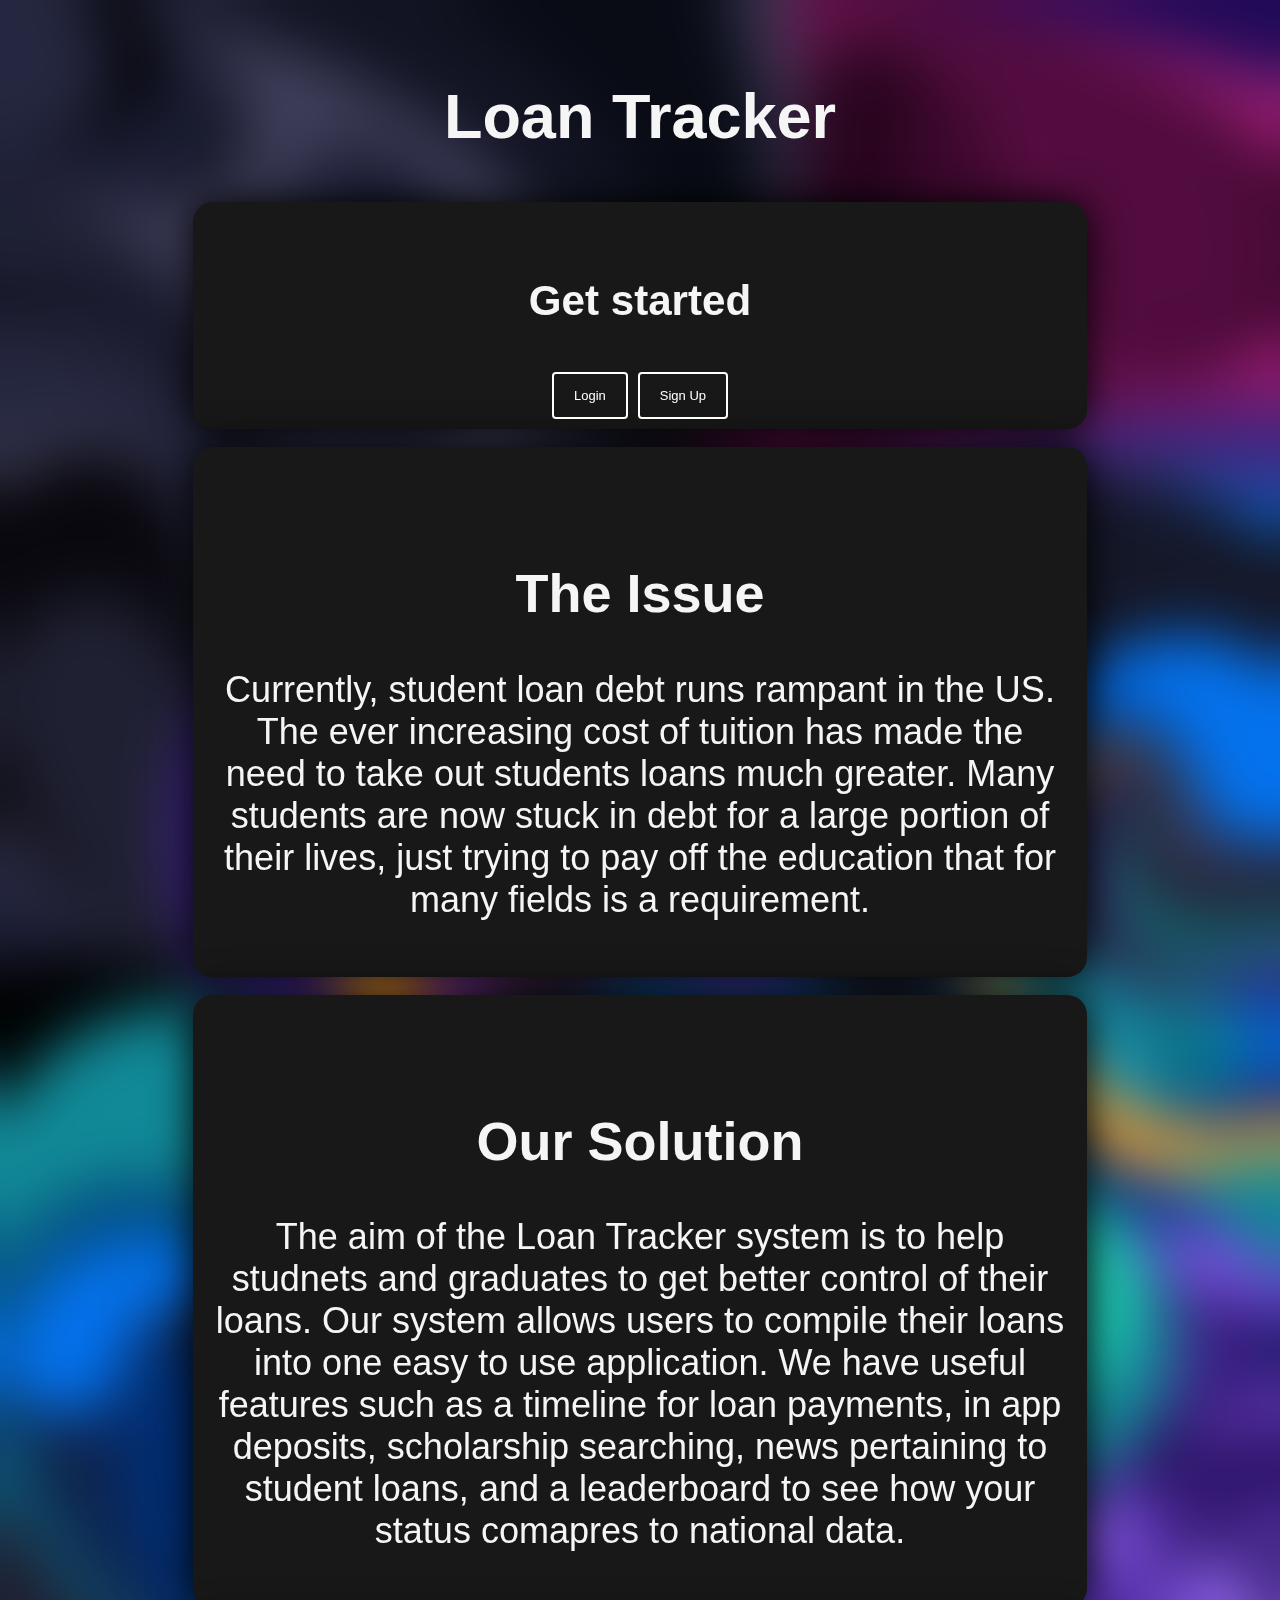
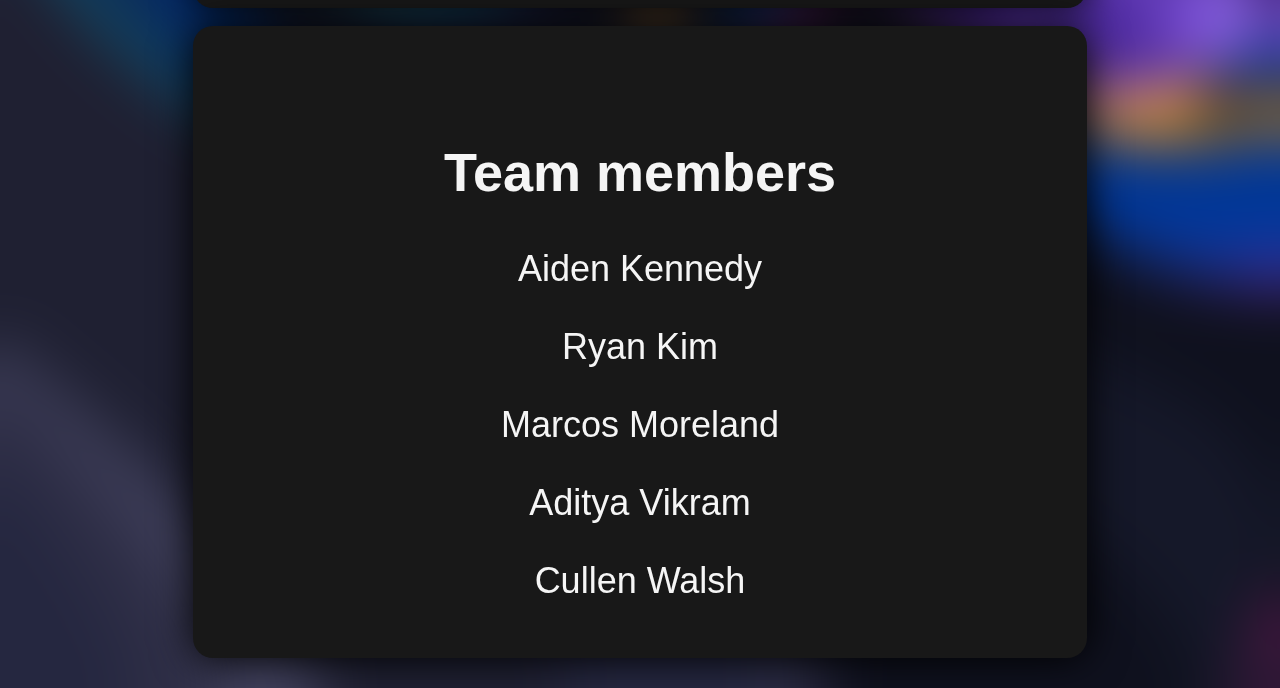
<file: index.html>
<html>
    <head>
        <title>Loan Tracker</title>
        <link rel="stylesheet" href="styles.css">
    </head>
    <body class="home">
        <div>
            <div class="header">
                <h2 class="title">Loan Tracker</h2>
            </div>
            <div class="content">
                <div class="home-container">
                    <h3 class="floating-item">Get started</h3>
                    <a class="button" href="sign_in.html">Login</a>
                    <a class="button" href="sign_up.html">Sign Up</a>
                </div>
            </div>
            <p></p>
            <div class="content">
                <div class="home-container">
                    <h2>The Issue</h2>
                    <p>Currently, student loan debt runs rampant in the US. The ever increasing cost of tuition has made the need to take out students loans much greater. Many students are now stuck in debt for a large portion of their lives, just trying to pay off the education that for many fields is a requirement.</p>
                </div>
            </div>
            <p></p>
            <div class="content">
                <div class="home-container">
                    <h2>Our Solution</h2>
                    <p>The aim of the Loan Tracker system is to help studnets and graduates to get better control of their loans. Our system allows users to compile their loans into one easy to use application. We have useful features such as a timeline for loan payments, in app deposits, scholarship searching, news pertaining to student loans, and a leaderboard to see how your status comapres to national data.</p>
                </div>
            </div>
            <p></p>
            <div class="content">
                <div class="home-container">
                    <h2>Team members</h2>
                    <p>Aiden Kennedy</p>
                    <p>Ryan Kim</p>
                    <p>Marcos Moreland</p>
                    <p>Aditya Vikram</p>
                    <p>Cullen Walsh</p>
                    </ul>
                </div>
            </div>
        </div>
    </body>
</html>
</file>
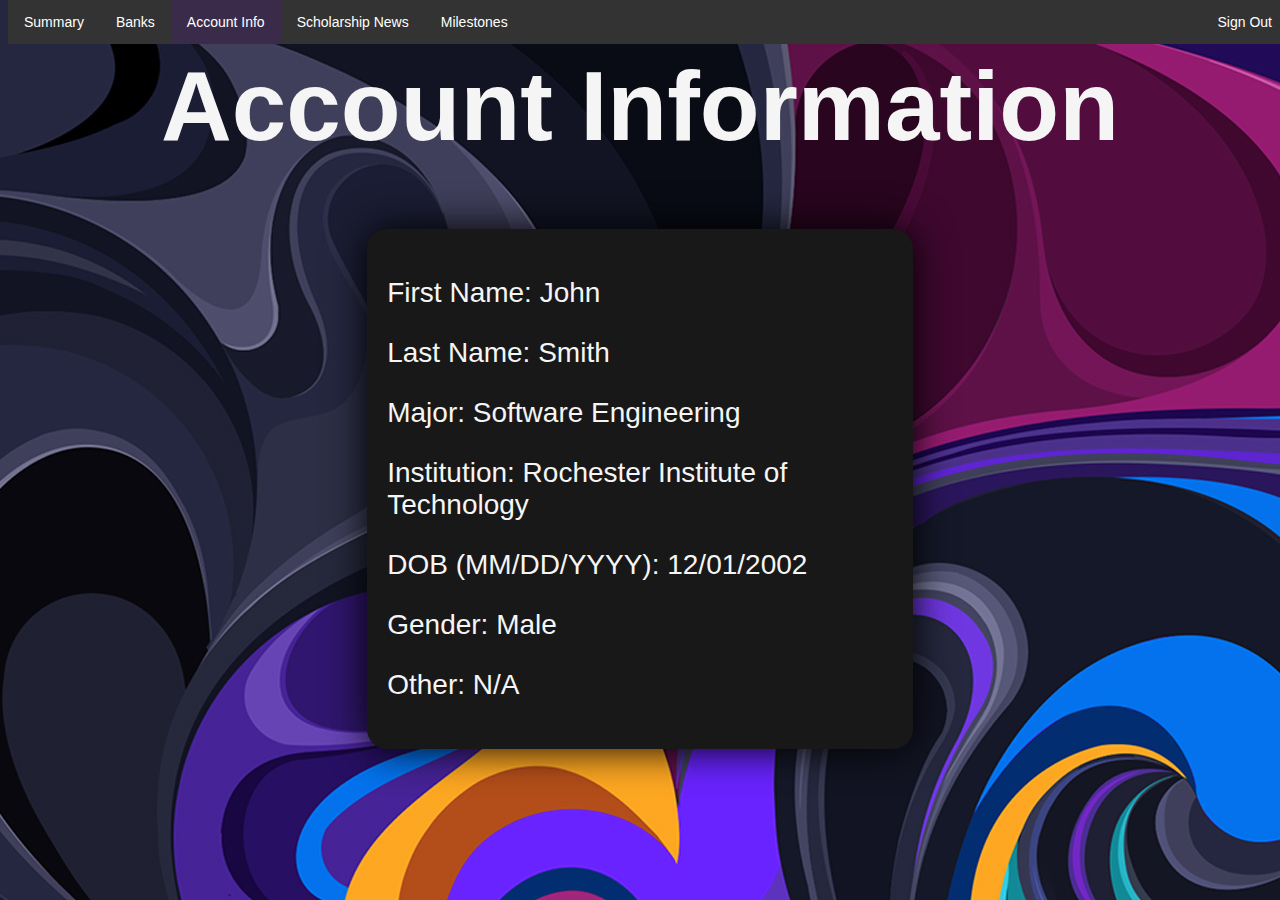
<file: account_info.html>
<html>
    <head>
        <link rel="stylesheet" href="styles.css">
    </head>
    <!-- Nav Bar -->
    <ul class=navbar>
        <li><a href="summary.html">Summary</a></li>
        <li><a href="banks.html">Banks</a></li>
        <li><a class=active href="account_info.html">Account Info</a></li>
        <li><a  href="scholarships.html">Scholarship News</a></li>
        <li><a href="milestones.html">Milestones</a></li>
        <li style="float:right"><a href="index.html">Sign Out</a></li>
    </ul>
    <div class=title>
        <h1>Account Information</h1>
    </div>
    <div class=container style="text-align: left; max-width: none; width: 40%;">
        <p>First Name: John</p>
        <p>Last Name: Smith</p>
        <p>Major: Software Engineering</p>
        <p>Institution: Rochester Institute of Technology</p>
        <p>DOB (MM/DD/YYYY): 12/01/2002</p>
        <p>Gender: Male</p>
        <p>Other: N/A</p>
    </div>
</html>
</file>
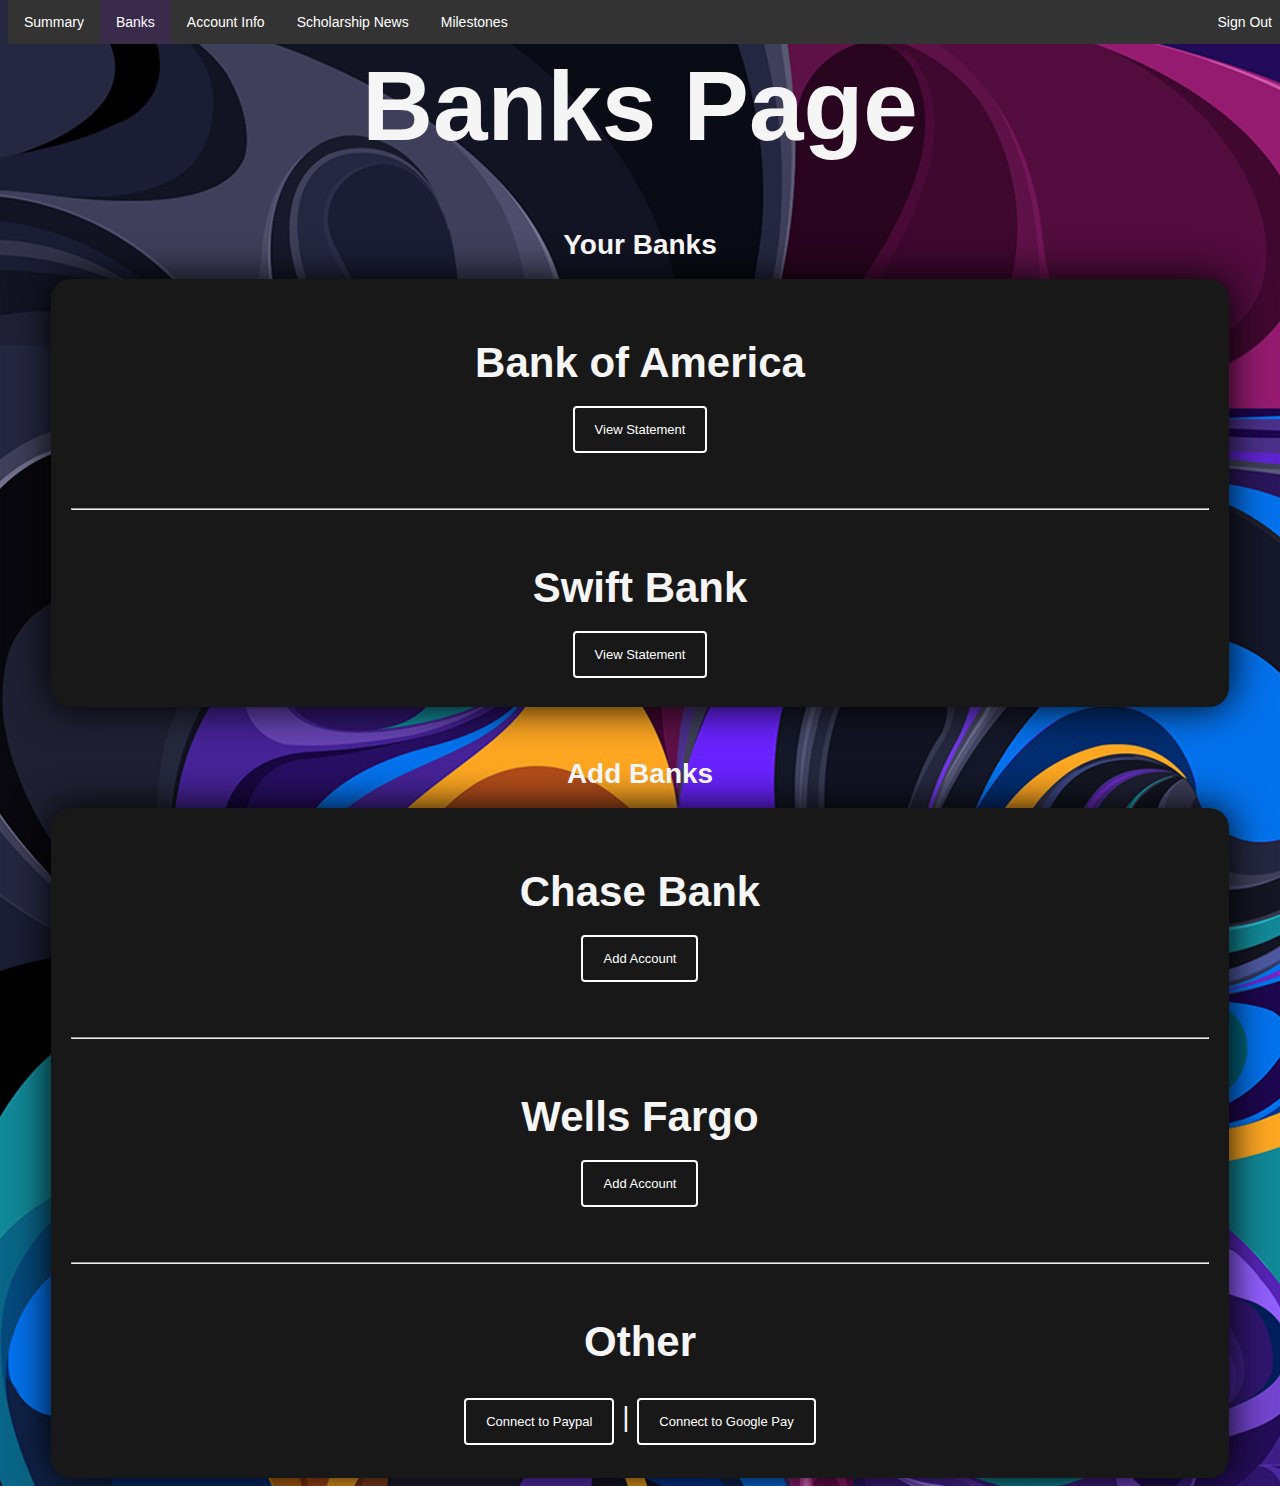
<file: banks.html>
<html>
    <head>
        <link rel="stylesheet" href="styles.css">
    </head>
    <!-- Nav Bar -->
    <ul class=navbar>
        <li><a href="summary.html">Summary</a></li>
        <li><a class=active href="banks.html">Banks</a></li>
        <li><a href="account_info.html">Account Info</a></li>
        <li><a  href="scholarships.html">Scholarship News</a></li>
        <li><a href="milestones.html">Milestones</a></li>
        <li style="float:right"><a href="index.html">Sign Out</a></li>
    </ul>
    <div class=title>
        <h1>Banks Page</h1>
    </div>
    <h1 style="text-align: center;">Your Banks</h1>
    <div class=breakdown>
        <div class=bank>
            <h2>Bank of America</h2>
            <a class="button" href='banks/statement1.html'>View Statement</a>
        </div><br>
        <hr>
        <div class=bank>
            <h2>Swift Bank</h2>
            <a class="button" href='banks/statement2.html'>View Statement</a>
        </div>
    </div><br><br>
    <h1 style="text-align: center;">Add Banks</h1>
    <div class="breakdown">
        <div class=bank>
            <h2>Chase Bank</h2>
            <a class="button" href="https://www.chase.com/">Add Account</a>
        </div><br><hr>
        <div class=bank>
            <h2>Wells Fargo</h2>
            <a class="button" href="https://www.wellsfargo.com/">Add Account</a>
        </div><br><hr>
        <div class=bank>
            <h2>Other</h2>
            <a class="button" href="https://paypal.com">Connect to Paypal</a> | <a class="button" href="https://google.com/pay">Connect to Google Pay</a>
        </div>
        
    </div> 
</html>
</file>
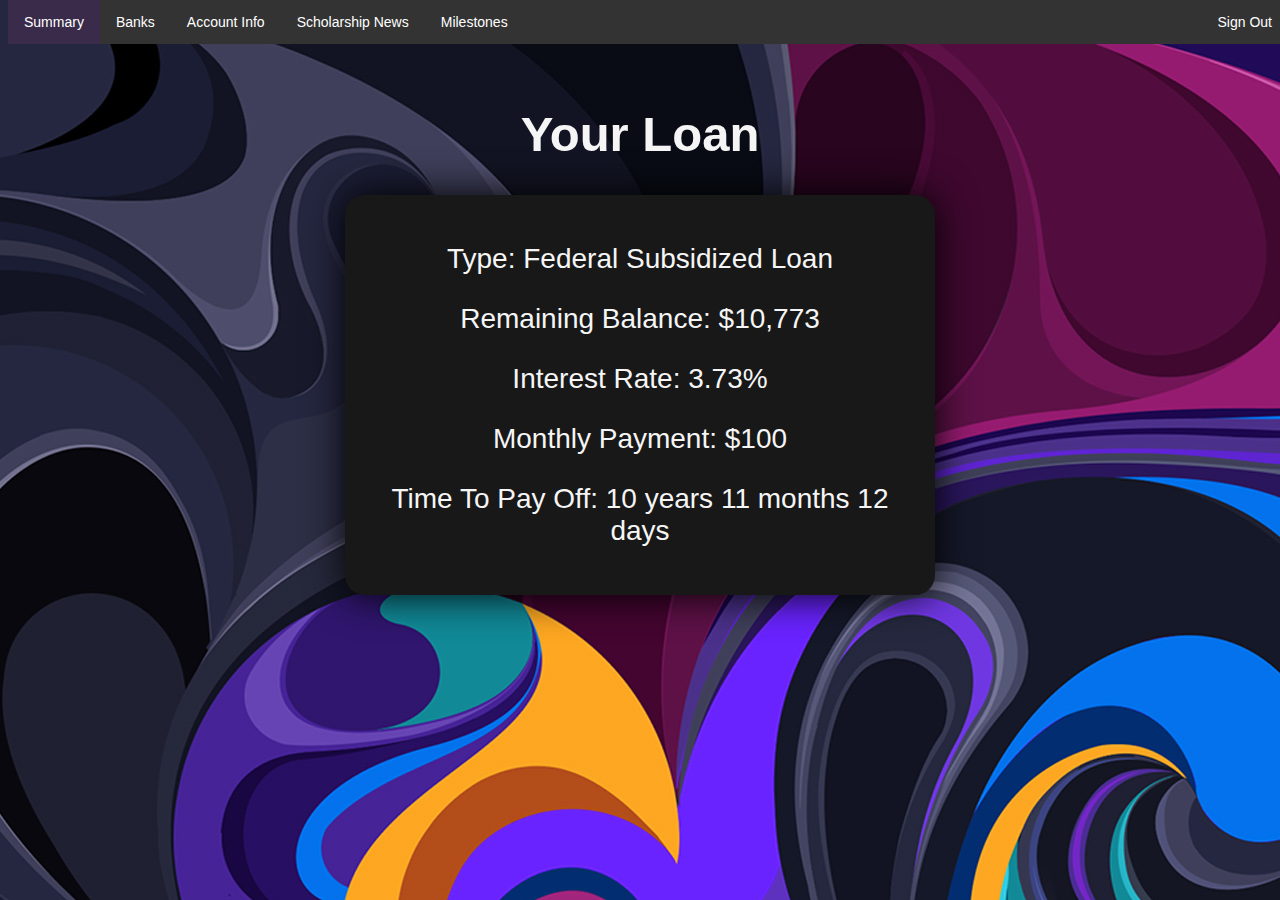
<file: loan1.html>
<html>
    <head>
        <link rel="stylesheet" href="styles.css">
    </head>
    <!-- Nav Bar -->
    <ul class=navbar>
        <li><a class=active href="summary.html">Summary</a></li>
        <li><a href="banks.html">Banks</a></li>
        <li><a href="account_info.html">Account Info</a></li>
        <li><a href="scholarships.html">Scholarship News</a></li>
        <li><a href="milestones.html">Milestones</a></li>
        <li style="float:right"><a href="index.html">Sign Out</a></li>
    </ul>
    <h1 class=loan_header>Your Loan</h1>
    <div class=container>
        <p>Type: Federal Subsidized Loan</p>
        <p>Remaining Balance: $10,773</p>
        <p>Interest Rate: 3.73%</p>
        <p>Monthly Payment: $100</p>
        <p>Time To Pay Off: 10 years 11 months 12 days</p>
    </div>
</html>
</file>
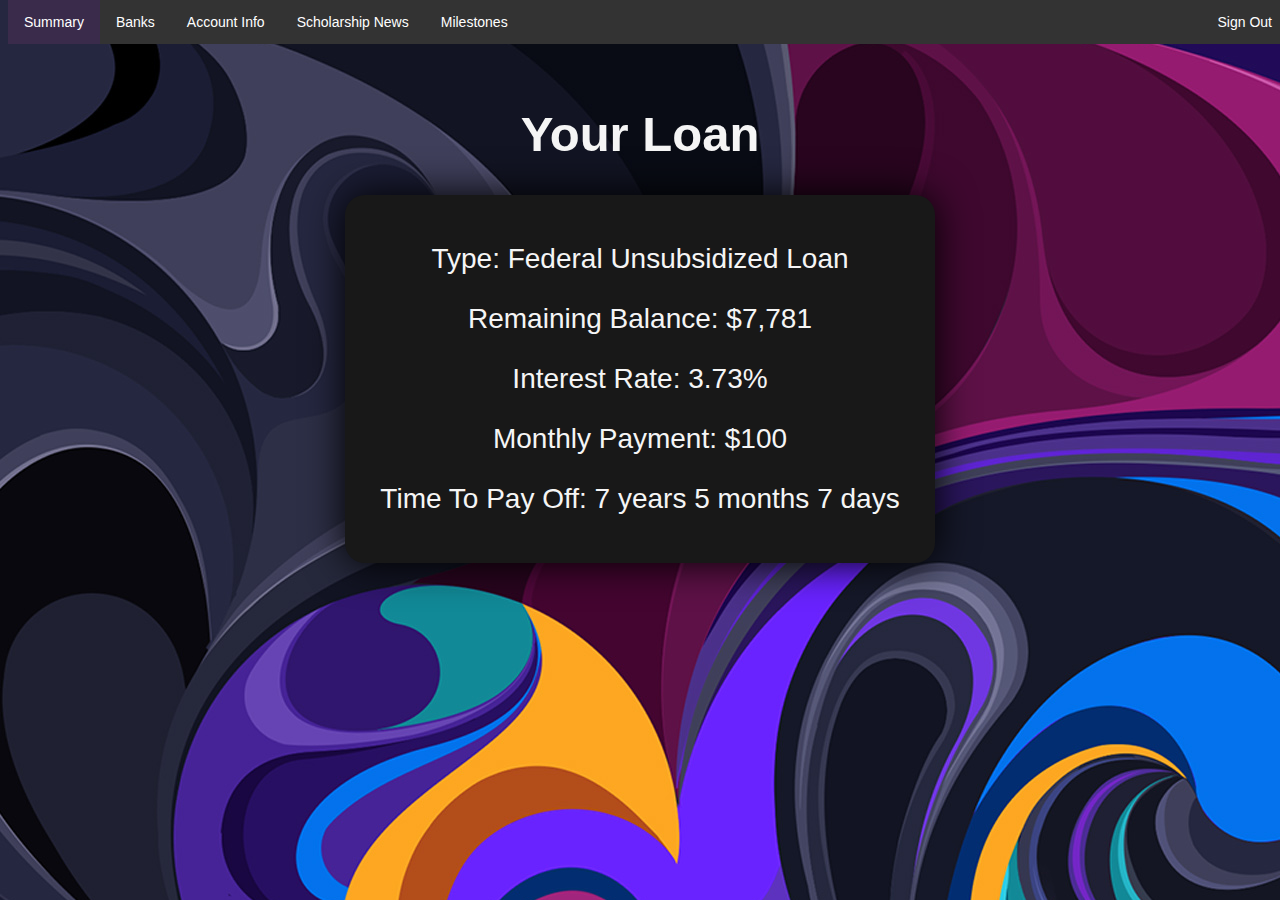
<file: loan2.html>
<html>
    <head>
        <link rel="stylesheet" href="styles.css">
    </head>
    <!-- Nav Bar -->
    <ul class=navbar>
        <li><a class=active href="summary.html">Summary</a></li>
        <li><a href="banks.html">Banks</a></li>
        <li><a href="account_info.html">Account Info</a></li>
        <li><a href="scholarships.html">Scholarship News</a></li>
        <li><a href="milestones.html">Milestones</a></li>
        <li style="float:right"><a href="index.html">Sign Out</a></li>
    </ul>
    <h1 class=loan_header>Your Loan</h1>
    <div class=container>
        <p>Type: Federal Unsubsidized Loan</p>
        <p>Remaining Balance: $7,781</p>
        <p>Interest Rate: 3.73%</p>
        <p>Monthly Payment: $100</p>
        <p>Time To Pay Off: 7 years 5 months 7 days</p>
    </div>
</html>
</file>
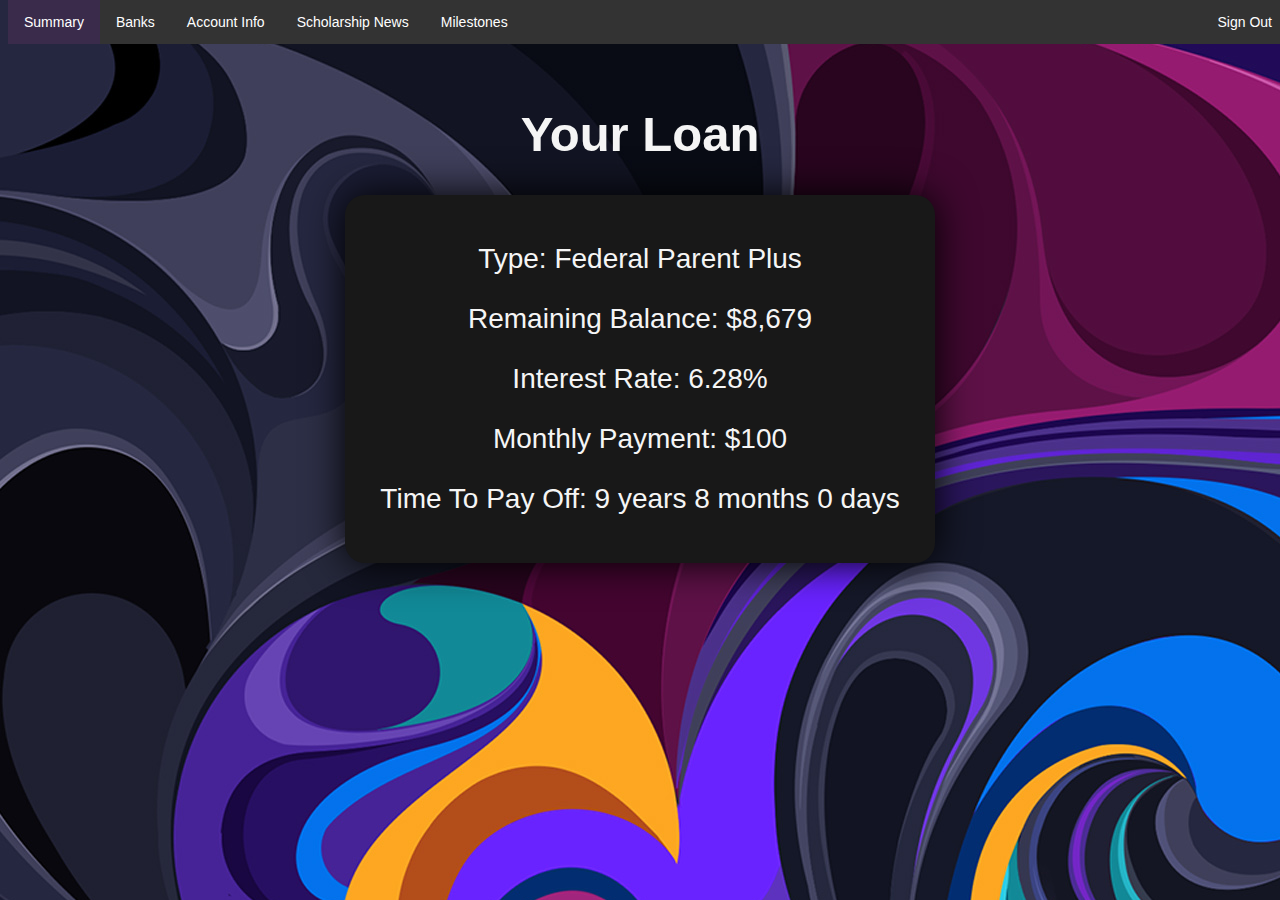
<file: loan3.html>
<html>
    <head>
        <link rel="stylesheet" href="styles.css">
    </head>
    <!-- Nav Bar -->
    <ul class=navbar>
        <li><a class=active href="summary.html">Summary</a></li>
        <li><a href="banks.html">Banks</a></li>
        <li><a href="account_info.html">Account Info</a></li>
        <li><a href="scholarships.html">Scholarship News</a></li>
        <li><a href="milestones.html">Milestones</a></li>
        <li style="float:right"><a href="index.html">Sign Out</a></li>
    </ul>
    <h1 class=loan_header>Your Loan</h1>
    <div class=container>
        <p>Type: Federal Parent Plus</p>
        <p>Remaining Balance: $8,679</p>
        <p>Interest Rate: 6.28%</p>
        <p>Monthly Payment: $100</p>
        <p>Time To Pay Off: 9 years 8 months 0 days</p>
    </div>
</html>
</file>
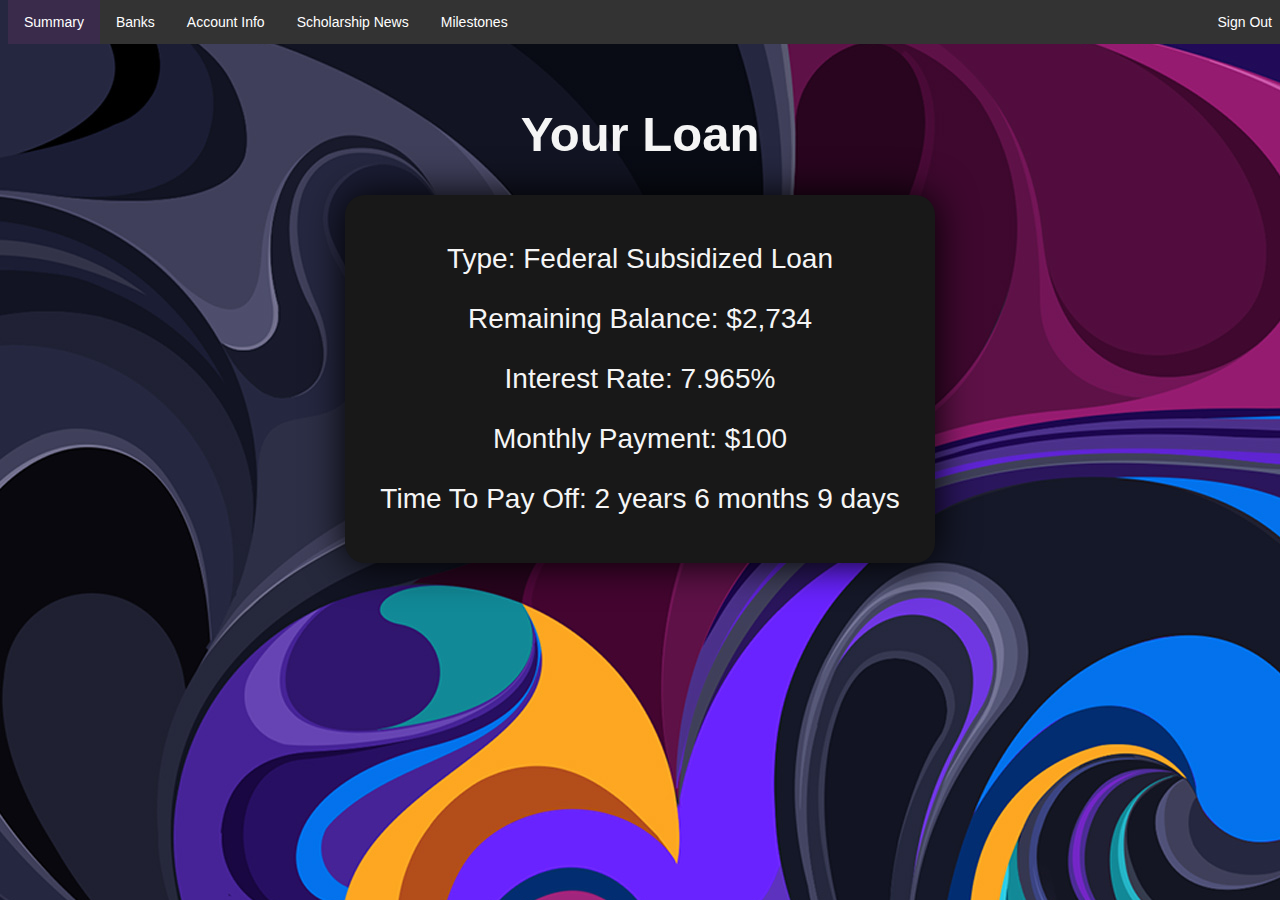
<file: loan4.html>
<html>
    <head>
        <link rel="stylesheet" href="styles.css">
    </head>
    <!-- Nav Bar -->
    <ul class=navbar>
        <li><a class=active href="summary.html">Summary</a></li>
        <li><a href="banks.html">Banks</a></li>
        <li><a href="account_info.html">Account Info</a></li>
        <li><a href="scholarships.html">Scholarship News</a></li>
        <li><a href="milestones.html">Milestones</a></li>
        <li style="float:right"><a href="index.html">Sign Out</a></li>
    </ul>
    <h1 class=loan_header>Your Loan</h1>
    <div class=container>
        <p>Type: Federal Subsidized Loan</p>
        <p>Remaining Balance: $2,734</p>
        <p>Interest Rate: 7.965%</p>
        <p>Monthly Payment: $100</p>
        <p>Time To Pay Off: 2 years 6 months 9 days</p>
    </div>
</html>
</file>
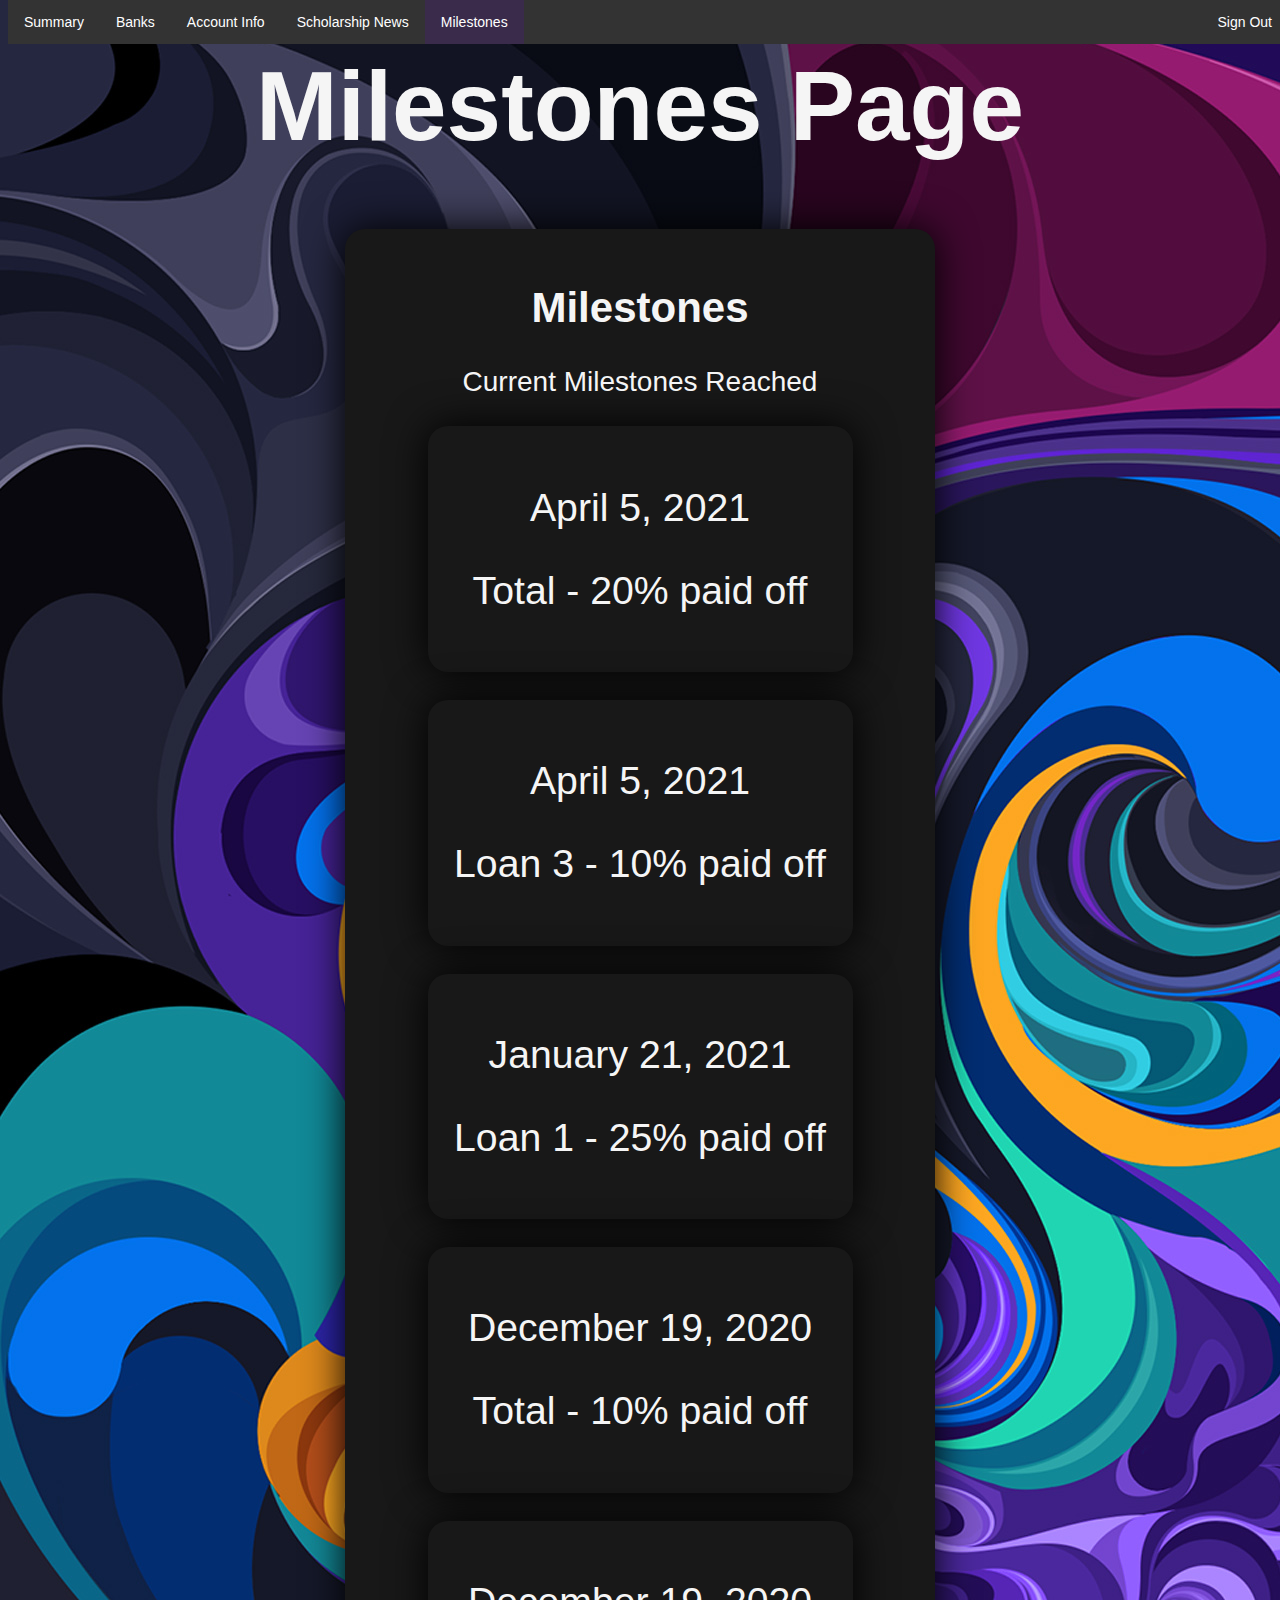
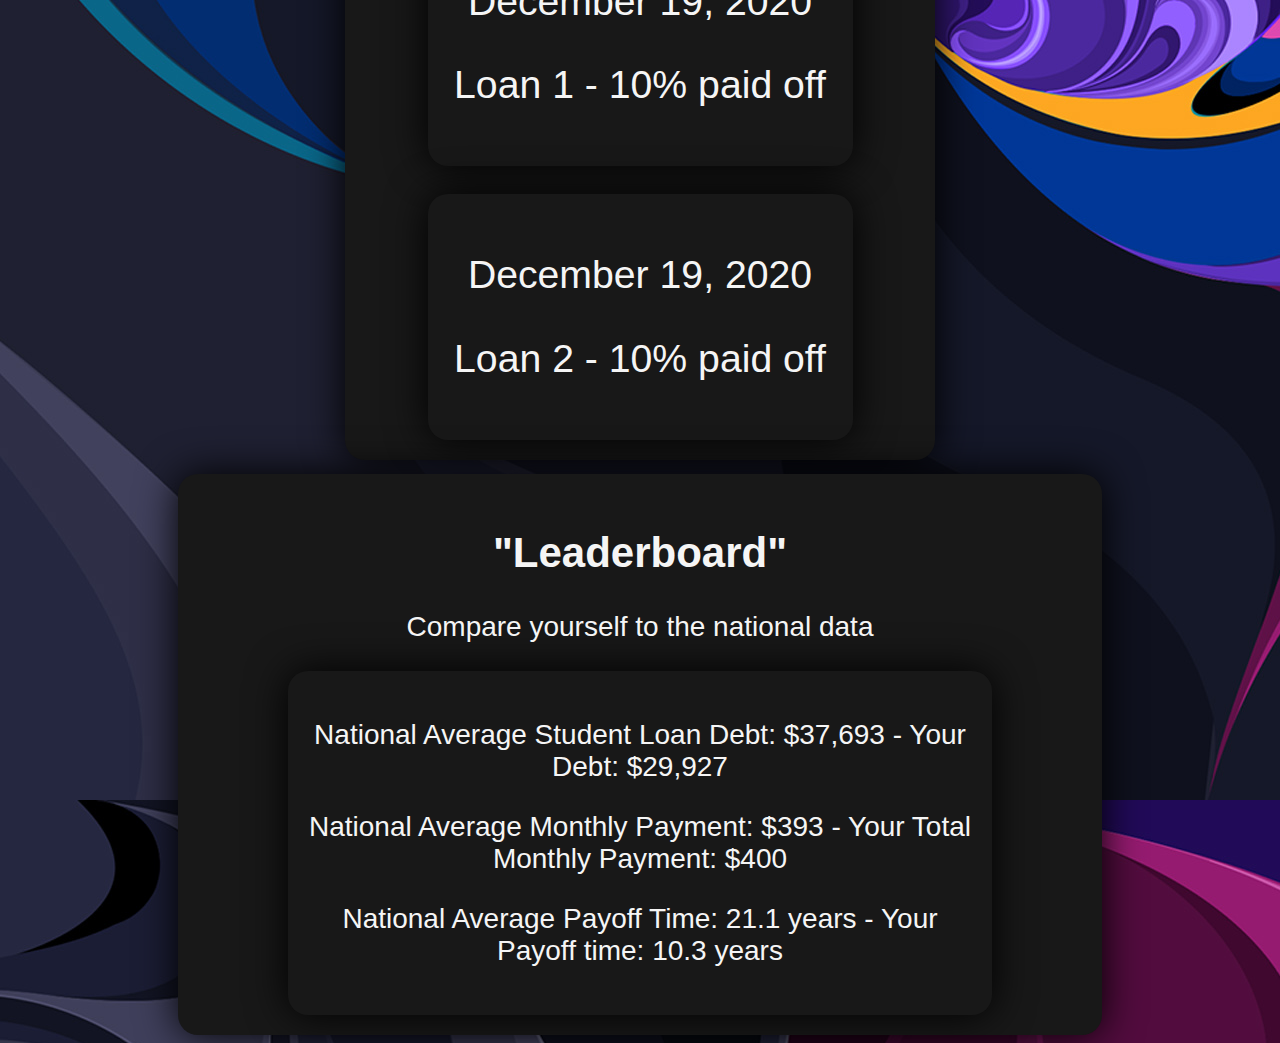
<file: milestones.html>
<html>
    <head>
        <link rel="stylesheet" href="styles.css">
    </head>
    <!-- Nav Bar -->
    <ul class=navbar>
        <li><a href="summary.html">Summary</a></li>
        <li><a href="banks.html">Banks</a></li>
        <li><a href="account_info.html">Account Info</a></li>
        <li><a href="scholarships.html">Scholarship News</a></li>
        <li><a class=active href="milestones.html">Milestones</a></li>
        <li style="float:right"><a href="index.html">Sign Out</a></li>
    </ul>
    <div class=title>
        <h1>Milestones Page</h1>
    </div>
    <body>
        <div class=container>
            <h2>Milestones</h2>
            <p>Current Milestones Reached</p>
            <div class=container style="font-size: 1.4em;">
                <p>April 5, 2021</p>
                <p>Total - 20% paid off</p>
            </div>
            <p></p>
            <div class=container style="font-size: 1.4em;">
                <p>April 5, 2021</p>
                <p>Loan 3 - 10% paid off</p>
            </div>
            <p></p>
            <div class=container style="font-size: 1.4em;">
                <p>January 21, 2021</p>
                <p>Loan 1 - 25% paid off</p>
            </div>
            <p></p>
            <div class=container style="font-size: 1.4em;">
                <p>December 19, 2020</p>
                <p>Total - 10% paid off</p>
            </div>
            <p></p>
            <div class=container style="font-size: 1.4em;">
                <p>December 19, 2020</p>
                <p>Loan 1 - 10% paid off</p>
            </div>
            <p></p>
            <div class=container style="font-size: 1.4em;">
                <p>December 19, 2020</p>
                <p>Loan 2 - 10% paid off</p>
            </div>
        </div>
        <p></p>
        <div class=container style="max-width: none;">
            <h2>"Leaderboard"</h2>
            <p>Compare yourself to the national data</p>
            <div class=container style="font-size: 1em; max-width: none; width: 75%">
                <p>National Average Student Loan Debt: $37,693 - Your Debt: $29,927</p>
                <p>National Average Monthly Payment: $393 - Your Total Monthly Payment: $400</p>
                <p>National Average Payoff Time: 21.1 years - Your Payoff time: 10.3 years</p>
            </div>
        </div>
    </body>
</html>
</file>
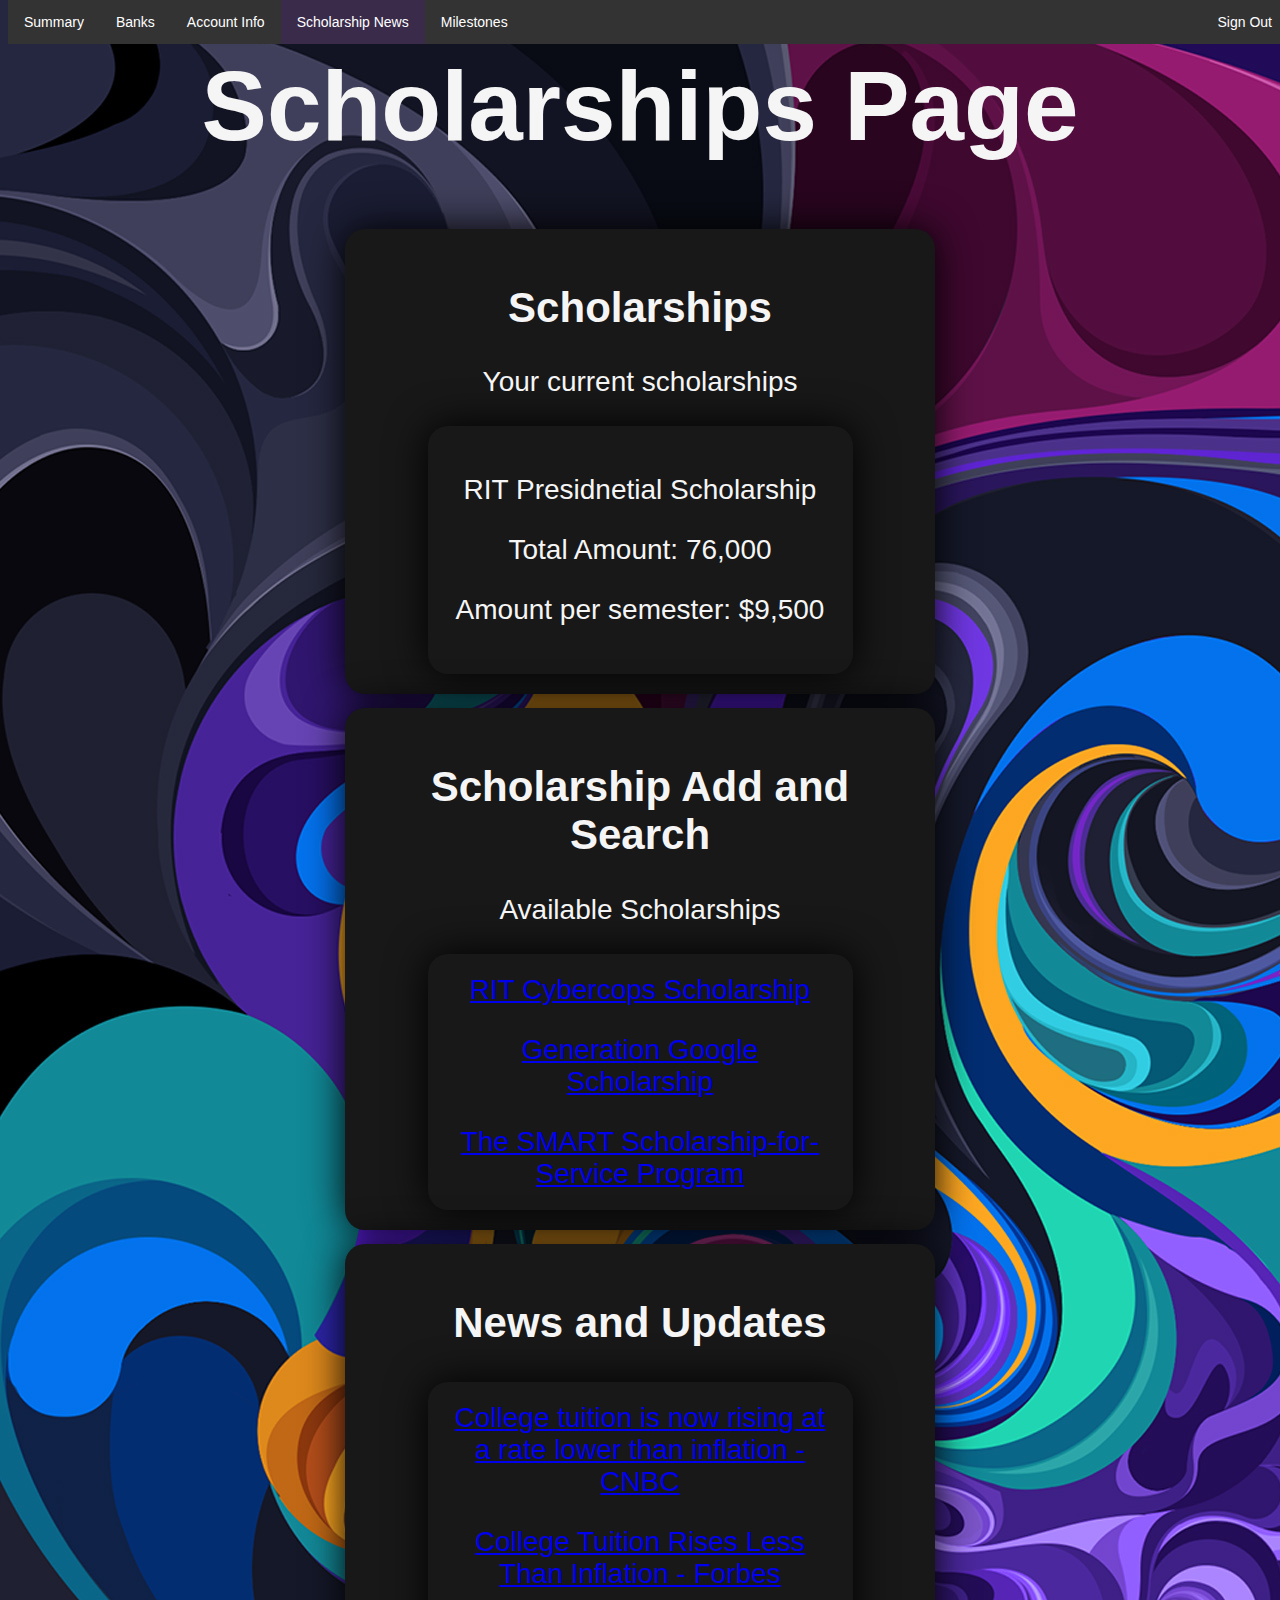
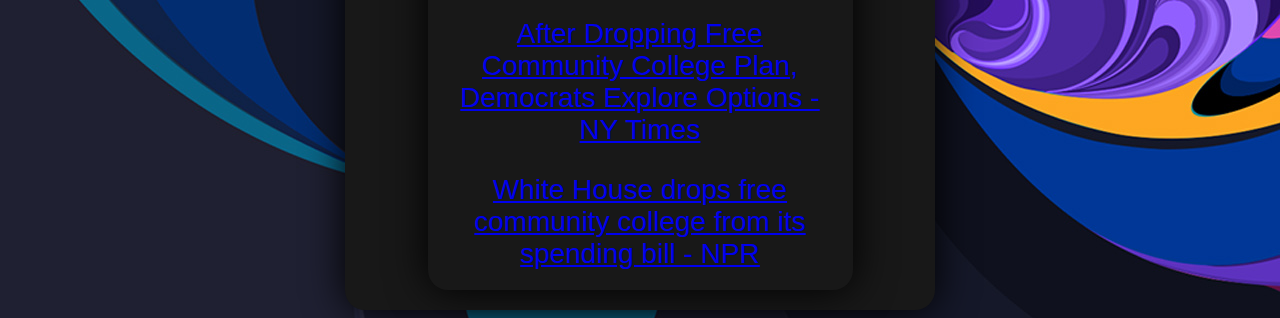
<file: scholarships.html>
<html>
    <head>
        <link rel="stylesheet" href="styles.css">
    </head>
    <!-- Nav Bar -->
    <ul class=navbar>
        <li><a href="summary.html">Summary</a></li>
        <li><a href="banks.html">Banks</a></li>
        <li><a href="account_info.html">Account Info</a></li>
        <li><a class=active href="scholarships.html">Scholarship News</a></li>
        <li><a class href="milestones.html">Milestones</a></li>
        <li style="float:right"><a href="index.html">Sign Out</a></li>
    </ul>
    <div class=title>
        <h1>Scholarships Page</h1>
    </div>
    <div class=container>
        <h2 style="text-align: center;">Scholarships</h2>
        <p style="text-align: center;">Your current scholarships</p>
        <div class=container style="font-size: 1em;">
            <p style="text-align: center;">RIT Presidnetial Scholarship</p>
            <p style="text-align: center;">Total Amount: 76,000</p>
            <p style="text-align: center;">Amount per semester: $9,500</p>
        </div>
    </div>
    <p></p>
    <div class=container>
     <h2 style="text-align: center;">Scholarship Add and Search</h2>
        <p style="text-align: center;">Available Scholarships</p>
        <div class=container style="font-size: 1em;">
            <a href="https://www.rit.edu/computing/department-computing-security#scholarships">RIT Cybercops Scholarship</a>
            <p></p>
            <a href="https://buildyourfuture.withgoogle.com/scholarships/generation-google-scholarship/">Generation Google Scholarship</a>
            <p></p>
            <a href="https://www.scholarships.com/financial-aid/college-scholarships/scholarships-by-major/computer-science-scholarships/the-smart-scholarship-for-service-program/">The SMART Scholarship-for-Service Program</a>
        </div>
    </div>
    <p></p>
    <div class=container>
        <h2 style="text-align: center;">News and Updates</h2>
        <div class=container style="font-size: 1em;">
            <a href="https://www.cnbc.com/2021/10/27/college-tuition-is-now-rising-at-a-rate-lower-than-inflation.html#:~:text=For%20the%202021%2D22%20academic,year%20private%20institutions%2C%20to%20%2438%2C070.">College tuition is now rising at a rate lower than inflation - CNBC</a>
            <p></p>
            <a href="https://www.forbes.com/sites/michaeltnietzel/2021/10/27/college-tuition-rises-less-than-inflation/?sh=6699b0e7418b">College Tuition Rises Less Than Inflation - Forbes</a>
            <p></p>
            <a href="https://www.nytimes.com/2021/10/22/us/politics/free-community-college-democrats.html">After Dropping Free Community College Plan, Democrats Explore Options - NY Times</a>
            <p></p>
            <a href="https://www.npr.org/2021/10/20/1047609415/white-house-drops-free-community-college-from-its-spending-bill">White House drops free community college from its spending bill - NPR</a>
        </div>
    </div>
</html>
</file>
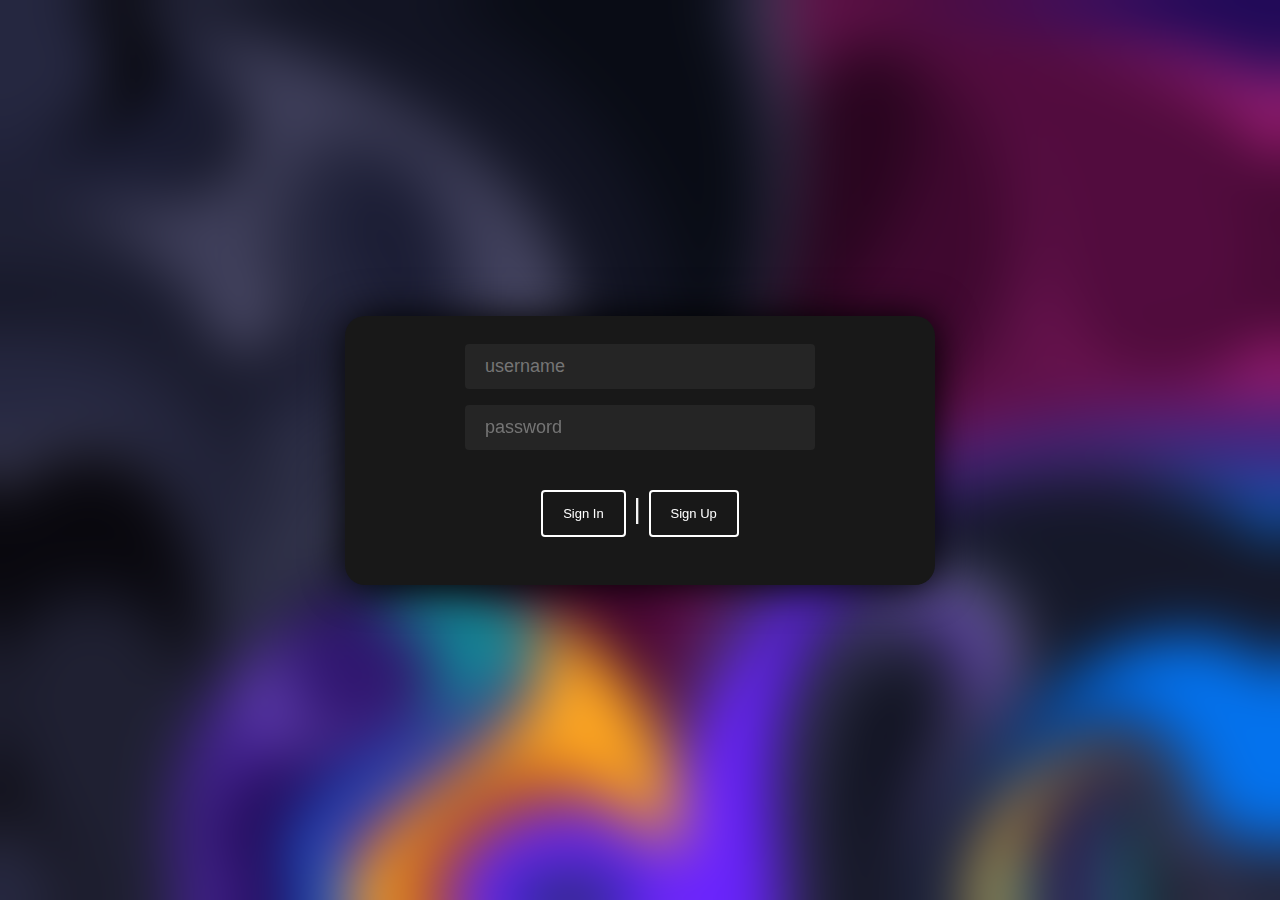
<file: sign_in.html>
<html>
    <head>
        <title>Sign In</title>
        <link rel="stylesheet" href="styles.css">
    </head>
    <script language="JavaScript">
        function validate(form) {
            if (form.username.value == "admin") { 
                if (form.password.value=="pass") {              
                    window.location.href="summary.html" 
                } 
                else {
                    alert("Invalid Password")
                }
            } 
            else {  
                alert("Invalid Username")
            }
        }
    </script>
    <body class="logon">
        <div class="outer"><div class="middle">
            <div class="container">
                <div class="login-box">
                    <form name="login">
                        <input type="text" name="username" id="username" placeholder="username" required>
                        <br>
                        <input type="password" name="password" id="password" placeholder="password" required>
                        <br><br>
                        <button type="button" class="button" value="Login" onclick="validate(this.form)">Sign In</button> | <a class="button" href="sign_up.html">Sign Up</a>
                    </form>
                </div>
            </div>
        </div></div>
    </body>
</html>
</file>
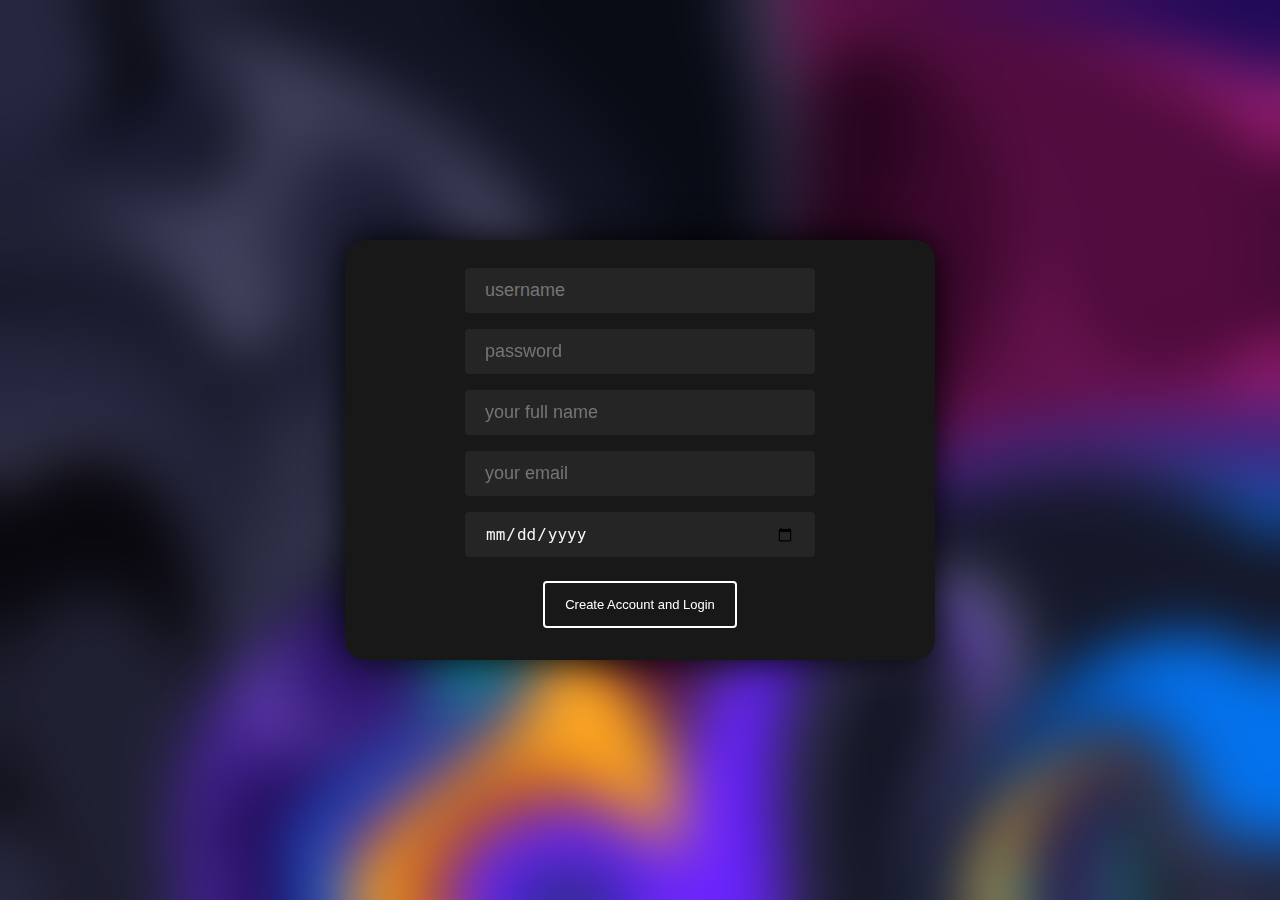
<file: sign_up.html>
<html>
    <head>
        <title>Sign Up</title>
        <link rel="stylesheet" href="styles.css">
    </head>
    <body  class="logon">
        <div class="outer"><div class="middle">
            <div class="container">
                <div class="login-box">
                    <form action="summary.html" method="post">
                        <input type="text" name="username" id="username" placeholder="username" required>
                        <br>
                        <input type="password" name="password" id="password" placeholder="password" required>
                        <br>
                        <input type="text" name="name" id="name" placeholder="your full name" required>
                        <br>
                        <input type="text" name="email" id="email" placeholder="your email" required>
                        <br>
                        <input type="date" name="dob" id="dob" placeholder="your date of birth" required>
                        <br><br>
                        <a href="summary.html" class="button">Create Account and Login</a>
                    </form>
                </div>
            </div>
        </div></div>
    </body>
</html>
</file>
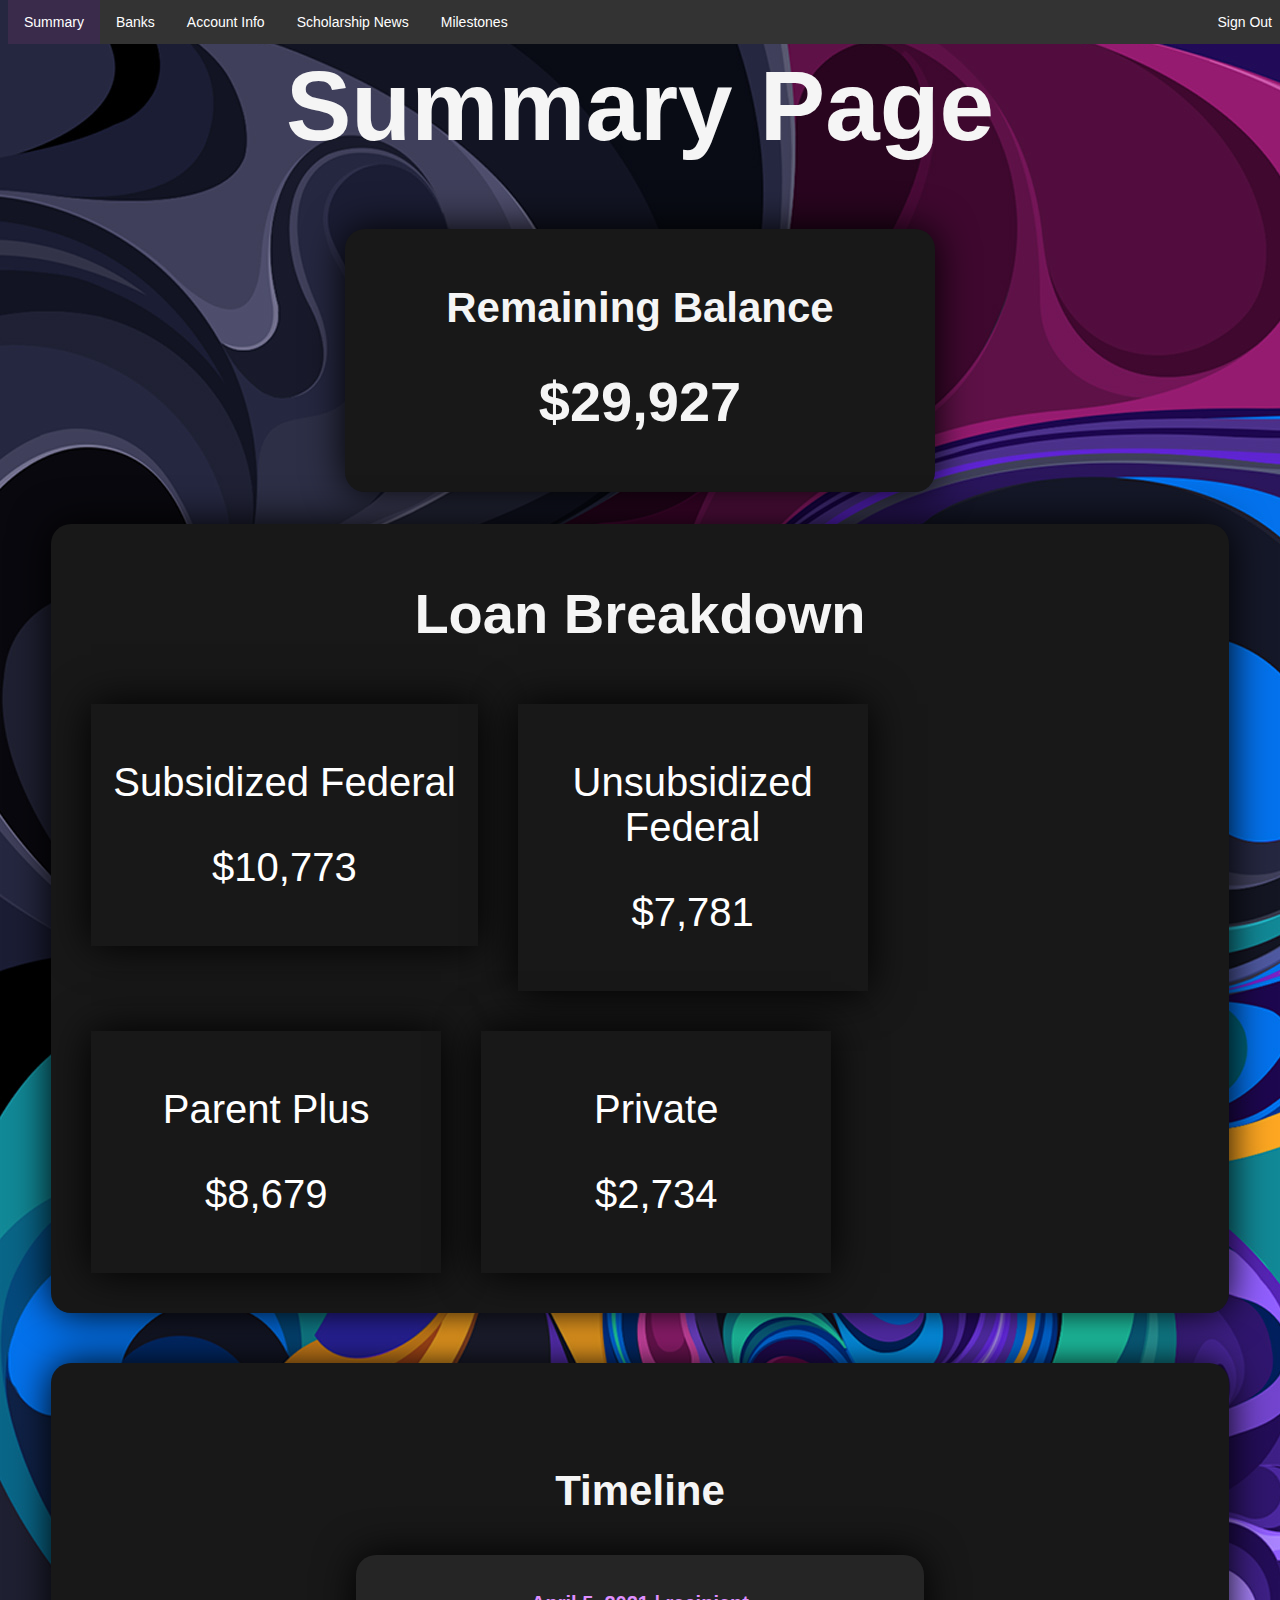
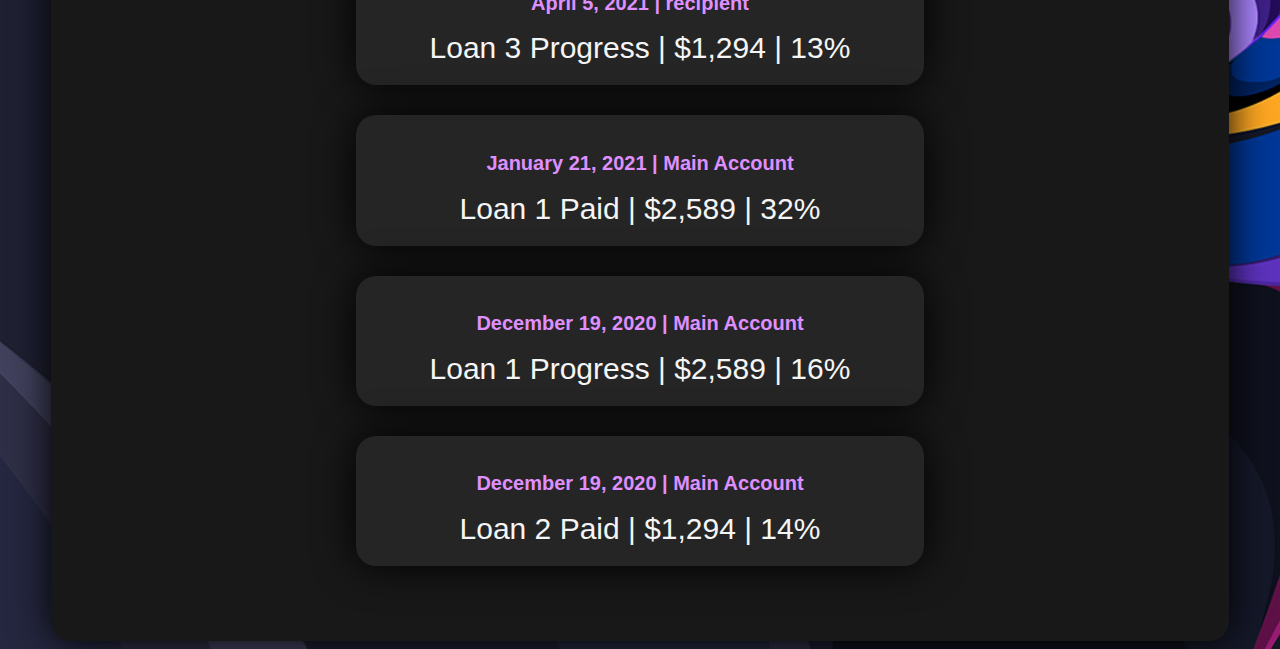
<file: summary.html>
<html>
    <head>
        <link rel="stylesheet" href="styles.css">
    </head>
    <!-- Nav Bar -->
    <body>
        <ul class=navbar>
            <li><a class=active href="summary.html">Summary</a></li>
            <li><a href="banks.html">Banks</a></li>
            <li><a href="account_info.html">Account Info</a></li>
            <li><a href="scholarships.html">Scholarship News</a></li>
            <li><a href="milestones.html">Milestones</a></li>
            <li style="float:right"><a href="index.html">Sign Out</a></li>
        </ul>
    <div class=title>
        <h1>Summary Page</h1>
    </div>
    <div class=container>
        <h2>Remaining Balance</h2>
        <h1>$29,927</h1>
    </div><br><br>
    <ul class=breakdown>
        <h1>Loan Breakdown</h1>
        <li class=loan_item><button type="button" class=loan onclick='location.href="loan1.html";'><p>Subsidized Federal</p><p>$10,773</p></button></li>
        <li class=loan_item><button type="button" class=loan onclick='location.href="loan2.html";'><p>Unsubsidized<br>Federal</p><p>$7,781</p></button></li>
        <li class=loan_item><button type="button" class=loan onclick='location.href="loan3.html";'><p>Parent Plus</p><p>$8,679</p></button></li>
        <li class=loan_item><button type="button" class=loan onclick='location.href="loan4.html";'><p>Private</p><p>$2,734</p></button></li>
    </ul>
    <div class="timeline">
        <h2>Timeline</h2>
        <div class="timeline_item">
            <div class="timeline_item_content">
                <h2 class="timeline_datestamp">
                    April 5, 2021 | recipient
                </h2>
                Loan 3 Progress | $1,294 | 13%
            </div>
        </div>
        <div class="timeline_item">
            <div class="timeline_item_content">
                <h2 class="timeline_datestamp">
                    January 21, 2021 | Main Account
                </h2>
                Loan 1 Paid | $2,589 | 32%
            </div>
        </div>
        <div class="timeline_item">
            <div class="timeline_item_content">
                <h2 class="timeline_datestamp">
                    December 19, 2020 | Main Account
                </h2>
                Loan 1 Progress | $2,589 | 16%
            </div>
        </div>
        <div class="timeline_item">
            <div class="timeline_item_content">
                <h2 class="timeline_datestamp">
                    December 19, 2020 | Main Account
                </h2>
                Loan 2 Paid | $1,294 | 14%
            </div>
        </div>
    </div>
</body>
</html>
</file>
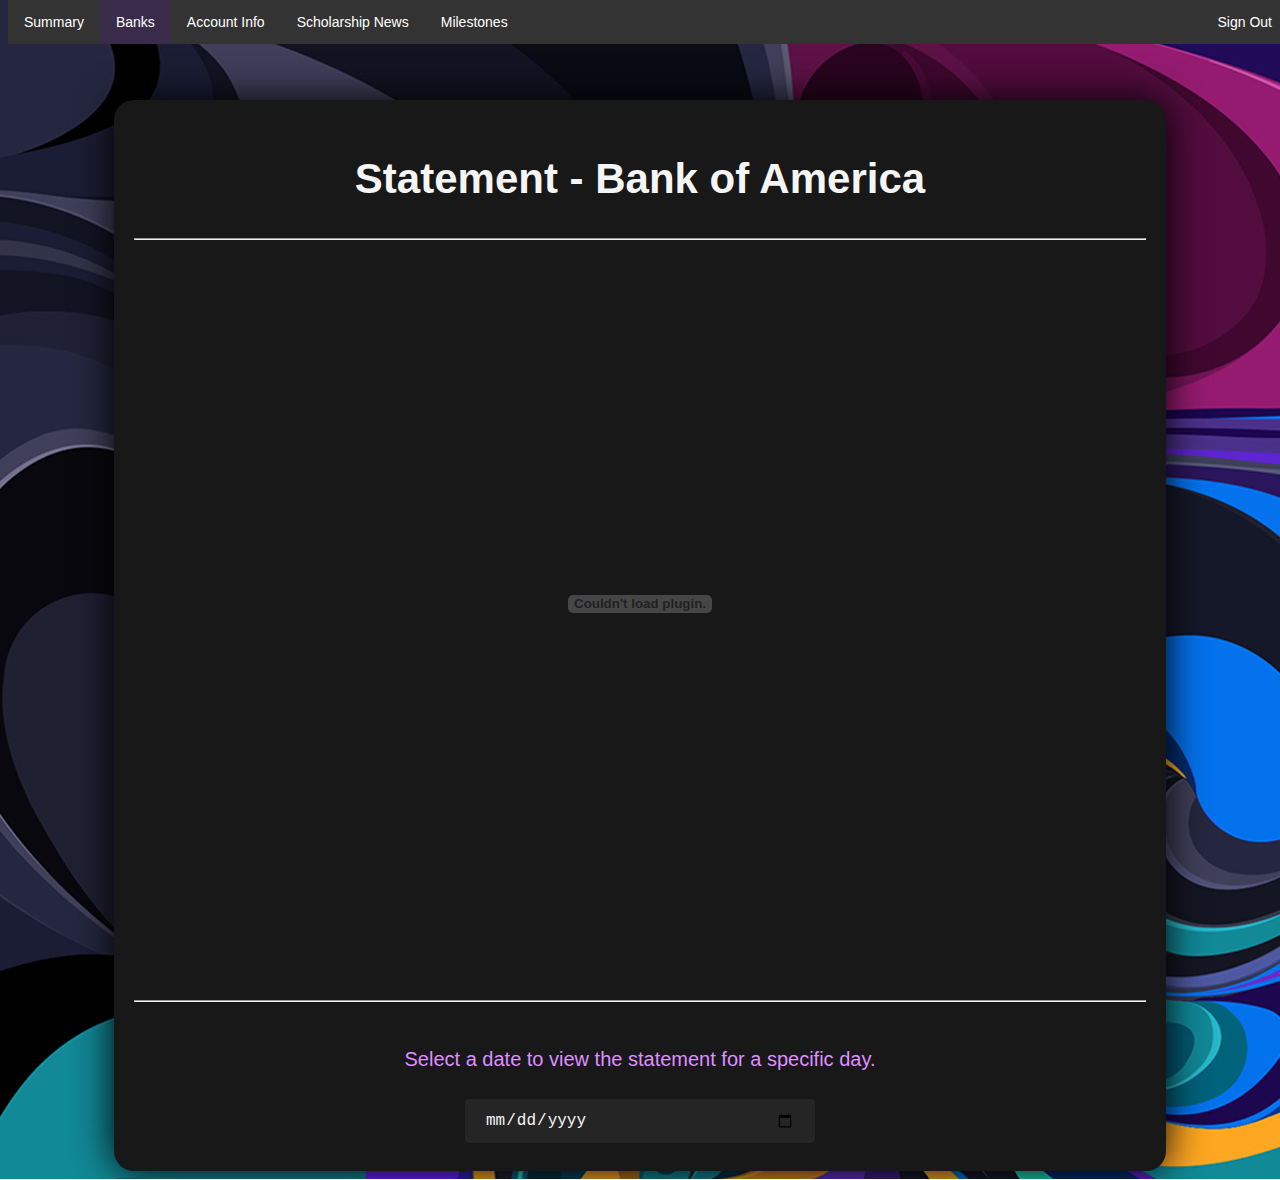
<file: banks/statement1.html>
<html>
    <head>
        <title>Statement for Bank of America</title>
        <link rel="stylesheet" href="../styles.css">
    </head>
    <body>
        <ul class=navbar>
            <li><a href="../summary.html">Summary</a></li>
            <li><a class=active href="../banks.html">Banks</a></li>
            <li><a href="../account_info.html">Account Info</a></li>
            <li><a  href="../scholarships.html">Scholarship News</a></li>
            <li><a href="../milestones.html">Milestones</a></li>
            <li style="float:right"><a href="../index.html">Sign Out</a></li>
        </ul>
        <div class=container style="margin-top: 100px; min-width: 80%;">
            <h2>Statement - Bank of America</h2>
            <hr>
            <div>
                <object
                  data='../assets/statement_sample.pdf'
                  type="application/pdf"
                  width="85%"
                  height="700"
                >
                </object>
              </div>
            <br><hr><br>
            <div class="timeline_datestamp" style="margin-bottom: 20px;">Select a date to view the statement for a specific day.</div>
            <input type="date" class="form-control" id="date" name="date">
        </div>
    </body>

</html>
</file>
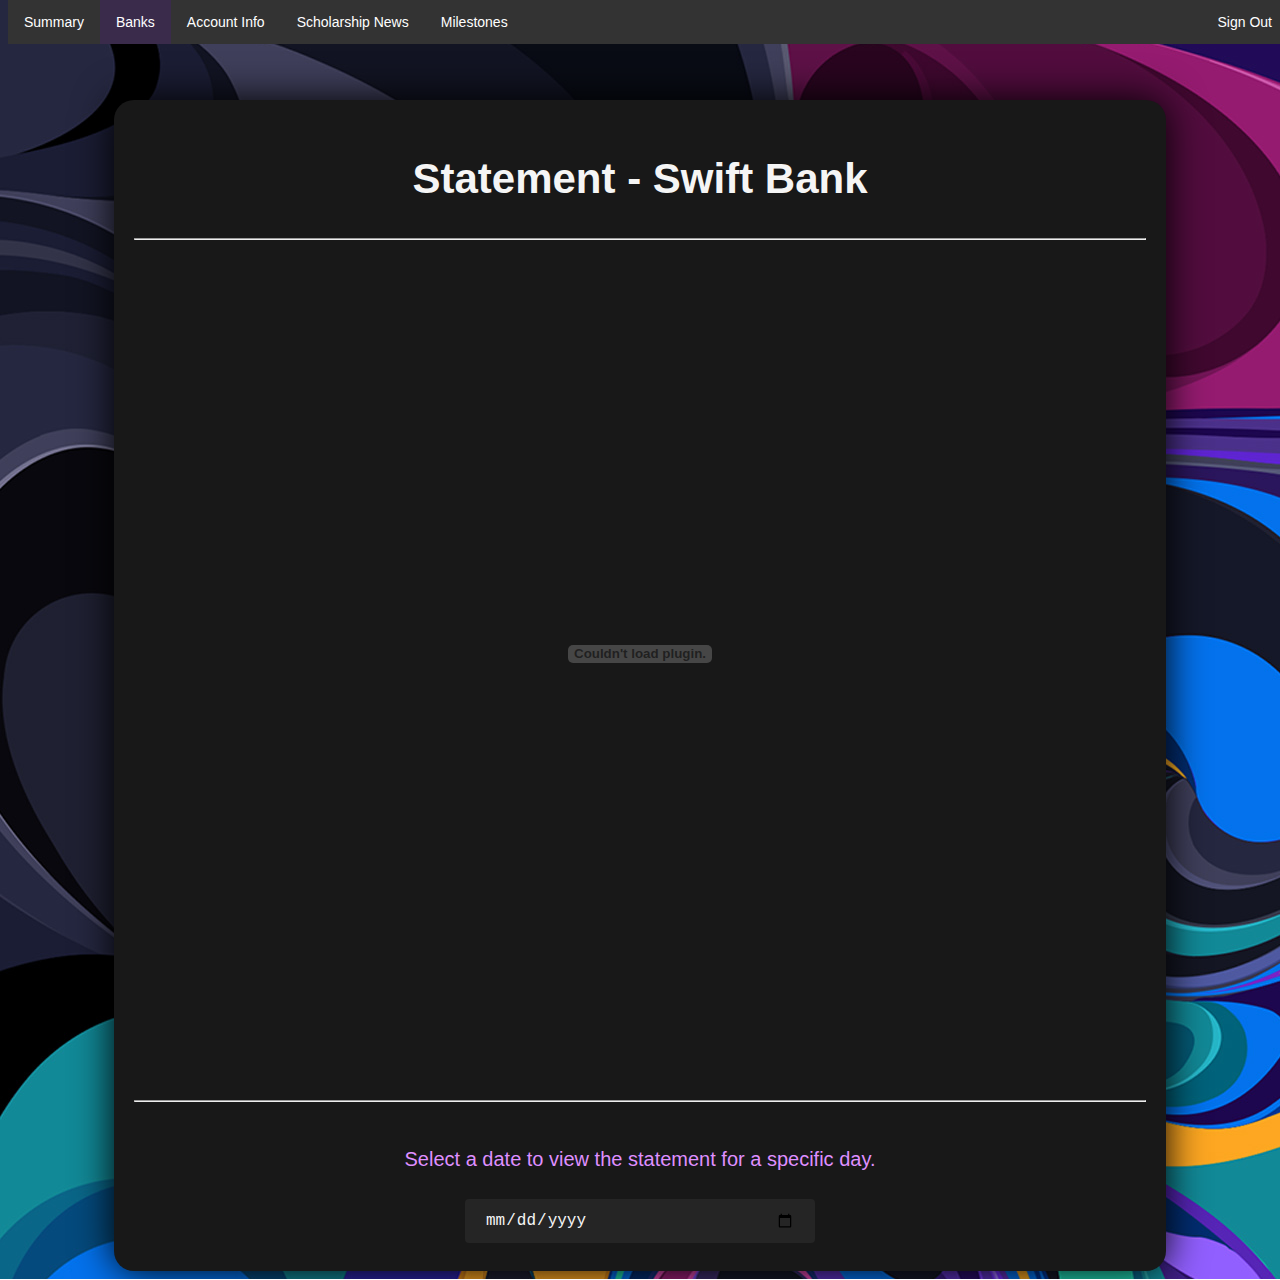
<file: banks/statement2.html>
<html>
    <head>
        <title>Statement for Bank of America</title>
        <link rel="stylesheet" href="../styles.css">
    </head>
    <body>
        <ul class=navbar>
            <li><a href="../summary.html">Summary</a></li>
            <li><a class=active href="../banks.html">Banks</a></li>
            <li><a href="../account_info.html">Account Info</a></li>
            <li><a  href="../scholarships.html">Scholarship News</a></li>
            <li><a href="../milestones.html">Milestones</a></li>
            <li style="float:right"><a href="../index.html">Sign Out</a></li>
        </ul>
        <div class=container style="margin-top: 100px; min-width: 80%;">
            <h2>Statement - Swift Bank</h2>
            <hr>
            <div>
                <object
                  data='../assets/statement_sample.pdf'
                  type='application/pdf'
                  width='100%'
                  height='800px'>
                </object>
            </div>
            <br><hr><br>
            <div class="timeline_datestamp" style="margin-bottom: 20px;">Select a date to view the statement for a specific day.</div>
            <input type="date" class="form-control" id="date" name="date">
        </div>
    </body>

</html>
</file>
<file: styles.css>
/* Styling for the nav bar*/
.navbar {
    list-style-type: none;
    margin: 0;
    padding: 0;
    overflow: hidden;
    background-color: #333;
    position: fixed;
    top: 0;
    width: 100%;
}

li {
    float: left;
}

body {
    font-family: 'Segoe UI', Segoe,Helvetica, sans-serif;
    font-size: 14px;
    background-image: url(assets/bg.jpg);
    /*background-color: #383838;*/
    color: whitesmoke;
    position: relative;
    animation-name: smoothie;
    animation-duration: 1s;
    animation-iteration-count: 1;
    animation-timing-function: ease-in-out;
}

li a {
    display: block;
    color: white;
    text-align: center;
    padding: 14px 16px;
    text-decoration: none;
    margin:0;
}

li a:hover:not(.active) {
    background-color: #111;
}

h1{
    text-align: center;
}

.active {
    background-color: #3f255d91;
}

.breakdown {
    list-style-type: none;
    overflow: hidden;
    margin: 0;
    padding: 0;
}

.loan {
    font-size: 2em;
    text-align: center;
    width: 100%;
    background-color: #181818;
    border-color: transparent;
}

.timeline{
    text-align: center;
    height: 8.5em;
    font-size: 2em;
    background-color: #181818;
}

.loan_header{
    text-align: center;
    padding-top: 2em;
    font-size: 3.5em;
}

/* Styling for the text boxes */
.container{
    width: 70%;
    min-width: 320px;
    max-width: 550px;
    min-height: max-content;
    text-align: center;
    margin-left: auto;
    margin-right: auto;
    border: none;
    border-spacing: 20px;
    border-radius: 20px;
    font-size: 2em;
    font-family: 'Segoe UI', Tahoma, Geneva, Verdana, sans-serif;
    color:whitesmoke;
    background-color: #181818;
    box-shadow: #000 0px 0px 40px;
    padding: 20px 20px 20px 20px;
}

input[type=text] {
    padding: 12px 20px;
    margin: 8px 0;
    display: inline-block;
    border: none;
    border-radius: 4px;
    min-width: 350px;
    font-size: large;
}

input[type=password] {
    padding: 12px 20px;
    margin: 8px 0;
    display: inline-block;
    border: none;
    border-radius: 4px;
    min-width: 350px;
    font-size: large;
}

input {
    background-color: #252525;
    color: whitesmoke;
}

input:hover {
    background-color: #101010;
}

button {
    background-color: transparent;
    color: white;
    padding: 14px 20px;
    border: solid 2px;
    border-radius: 4px;
    cursor: pointer;
    font-family: 'Segoe UI', Tahoma, Geneva, Verdana, sans-serif;
}

button:hover {
    border-color: #6B1BC5;
    box-shadow: #333 0px 0px 10px;
}

table {
    border-collapse: collapse;
    width: 100%;
    text-align: center;
    float: middle;
}

.button {
    background-color: transparent;
    color: white;
    padding: 14px 20px;
    border: solid 2px;
    border-radius: 4px;
    cursor: pointer;
    font-size:small;
    text-decoration: solid;
    font-family: 'Segoe UI', Tahoma, Geneva, Verdana, sans-serif;
}

.button:hover {
    border-color: #6B1BC5;
    box-shadow: #333 0px 0px 10px;
}

.outer {
    width: 100%;
    height: 100%;
    display: table;
    position: absolute;
    top: 0;
    left: 0;
}

.middle {
    display: table-cell;
    vertical-align: middle;
}

input[type="date"] {
    padding: 12px 20px;
    margin: 8px 0;
    display: inline-block;
    border: none;
    border-radius: 4px;
    min-width: 350px;
    font-size: large;
}

.logon {
    background-image: url(assets/bg.jpg);
    backdrop-filter: blur(30px);
    margin: 0;
    position: relative;
    animation-name: smoothie;
    animation-duration: 1s;
    animation-iteration-count: 1;
    animation-timing-function: ease-in-out;
}

/* Styling for the home page */
.home {
    background-image: url(assets/bg.jpg);
    backdrop-filter: blur(30px);
    background-color: #252525;
    margin: 0;
    padding: 30;
    color: whitesmoke;
    font-size: large;
    font-family: 'Segoe UI', Tahoma, Geneva, Verdana, sans-serif;
    position: relative;
    animation-name: smoothie;
    animation-duration: 1s;
    animation-iteration-count: 1;
    animation-timing-function: ease-in-out;
}

::-webkit-scrollbar {
    width: 10px;
}

::-webkit-scrollbar-track {
    background: #181818;
}

::-webkit-scrollbar-thumb {
    background: rgb(68, 68, 68);
}

::-webkit-scrollbar-thumb:hover {
    background: rgb(61, 61, 61);
}

.title{
    text-align: center;
    margin: 50px;
    font-size: 3.5em;
}

.home-container {
    width: 70%;
    min-width: 500px;
    max-width: 1500px;
    min-height: max-content;
    text-align: center;
    margin-left: auto;
    margin-right: auto;
    border: none;
    border-spacing: 20px;
    border-radius: 20px;
    font-size: 2em;
    font-family: 'Segoe UI', Tahoma, Geneva, Verdana, sans-serif;
    color:whitesmoke;
    background-color: #181818;
    box-shadow: #000 0px 0px 40px;
    padding: 70px 20px 20px 20px;
}

.floating {  
    animation-name: floating;
    animation-duration: 3s;
    animation-iteration-count: infinite;
    animation-timing-function: ease-in-out;
    margin-top: 5px;
}

@keyframes floating {
    from { transform: translate(0,  0px); }
    65%  { transform: translate(0, 15px); }
    to   { transform: translate(0, -0px); }    
}

.floating-item {
    animation-name: floating;
    animation-duration: 3s;
    animation-iteration-count: infinite;
    animation-timing-function: ease-in-out;
    margin-top: 5px;
}

@keyframes smoothie { 
    from{ bottom:-100px; opacity:0 } 
    to{ bottom:0; opacity:1 }
  }

.timeline{
    width: 90%;
    min-width: 350px;
    min-height: max-content;
    text-align: center;
    margin-left: auto;
    margin-right: auto;
    margin-top: 50px;
    margin-bottom: 0px;
    border: none;
    border-spacing: 20px;
    border-radius: 20px;
    font-size: 2em;
    font-family: 'Segoe UI', Tahoma, Geneva, Verdana, sans-serif;
    color:whitesmoke;
    background-color: #181818;
    box-shadow: #000 0px 0px 40px;
    padding: 70px 20px 50px 20px;
    height: max-content;
}

.timeline_item{
    align-self: center;
    padding: 30px;
    min-height: max-content;
    min-width: max-content;
    width: 50%;
    display: block;
    margin-left: auto;
    margin-right: auto;
    margin-bottom: 20px;
    padding: 5px;
}

.timeline_item_content{
    background-color: #252525;
    color: whitesmoke;
    padding: 20px;
    border-radius: 20px;
    box-shadow: #000 0px 0px 40px;
    margin-left: auto;
    margin-right: auto;
    font-size: 30px;
    font-family: 'Segoe UI', Tahoma, Geneva, Verdana, sans-serif;
}

.timeline_datestamp{
    color: rgb(223, 143, 255);
    font-size: 20px;
    font-family: 'Segoe UI', Tahoma, Geneva, Verdana, sans-serif;
}

.loan_item{
    background-color: #181818;
    color: whitesmoke;
    box-shadow: #000 0px 0px 40px;
    margin:20px;
    font-size: 20px;
    font-family: 'Segoe UI', Tahoma, Geneva, Verdana, sans-serif;
    min-width: 350px;
    width: auto;
    height: max-content;
    padding: 0px;
}

.breakdown{
    width: 90%;
    min-width: 320px;
    min-height: max-content;
    text-align: center;
    margin-left: auto;
    margin-right: auto;
    border: none;
    border-spacing: 20px;
    border-radius: 20px;
    font-size: 2em;
    font-family: 'Segoe UI', Tahoma, Geneva, Verdana, sans-serif;
    color:whitesmoke;
    background-color: #181818;
    box-shadow: #000 0px 0px 40px;
    padding: 20px 20px 20px 20px;
}

.current_scholarship{
    text-align: center;
}
.scholarship_search{
    text-align: center;
}

.leaderboard{
    height:300px;
    width:500px;
    border:2px solid green
}

.bank{
    padding: 30px;
    min-height: max-content;
    min-width: max-content;
    width: 50%;
    margin-left: auto;
    margin-right: auto;
    margin-bottom: 20px;
    padding: 5px;
}

.news{
    text-align: center;
}
</file>
